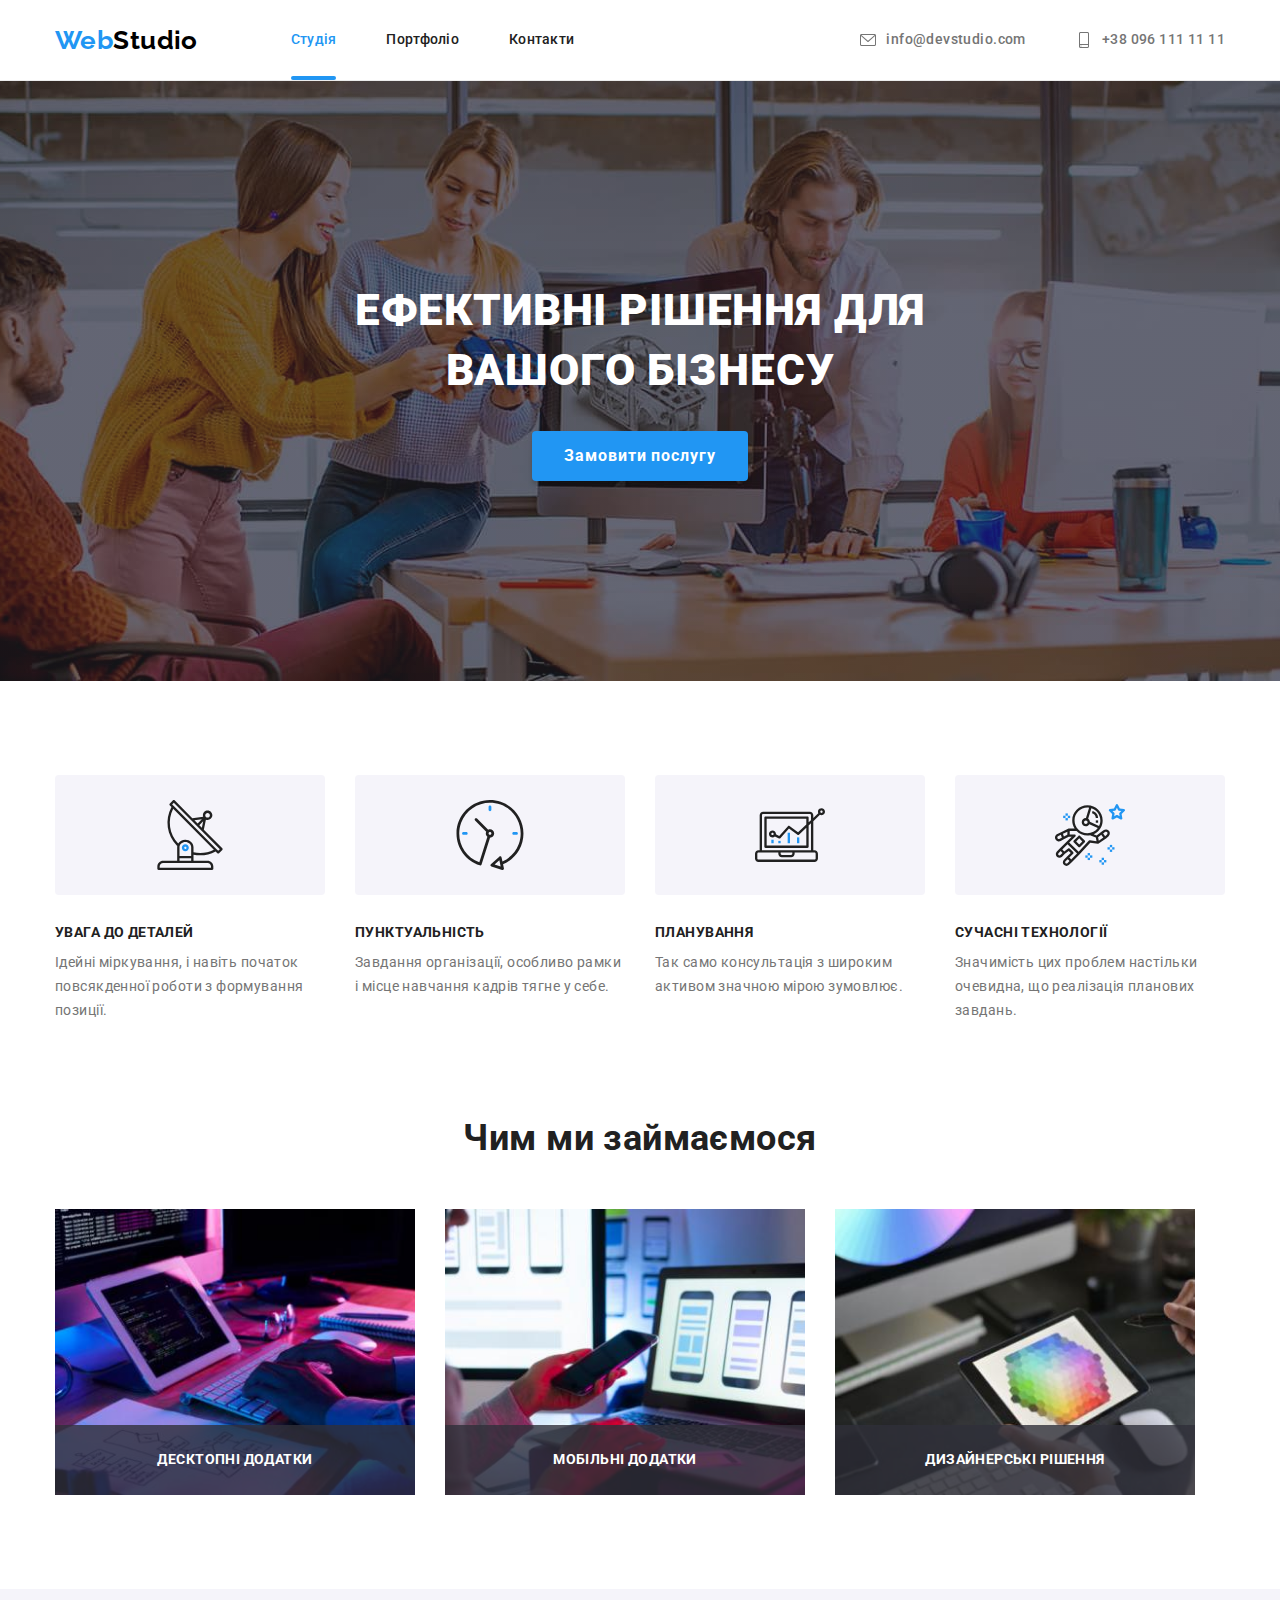
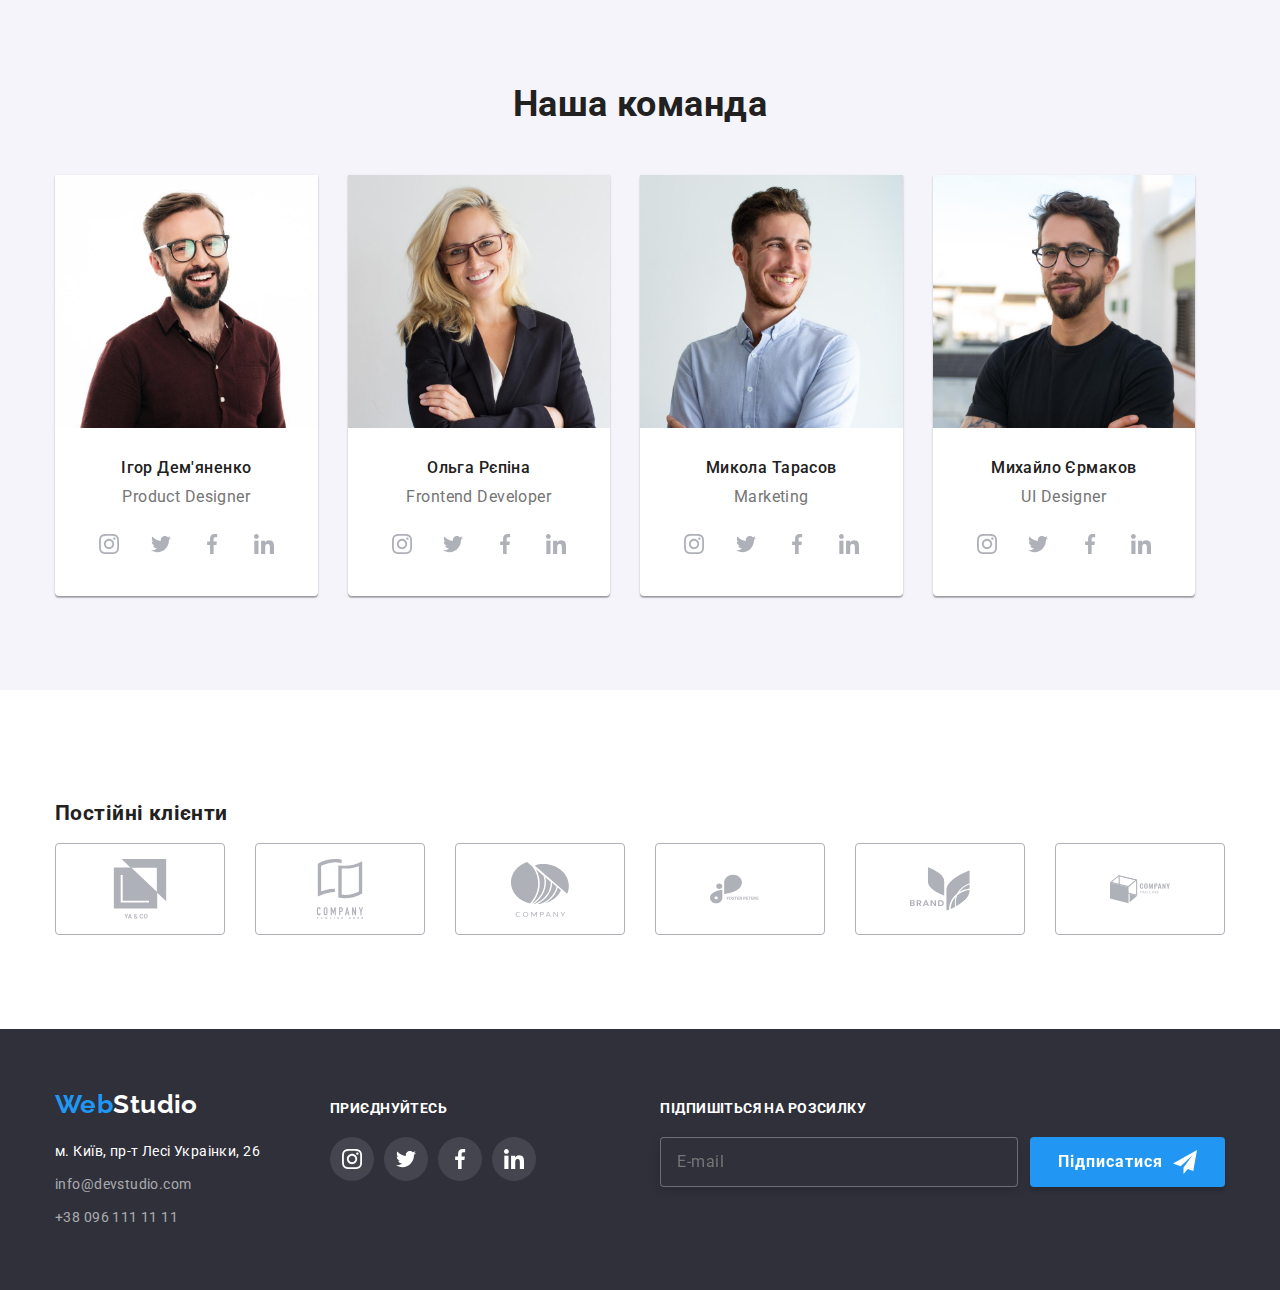
<file: index.html>
<!DOCTYPE html>
<html lang="uk">
  <head>
    <meta charset="UTF-8" />
    <meta http-equiv="X-UA-Compatible" content="IE=edge" />
    <meta name="viewport" content="width=device-width, initial-scale=1.0" />
    <link
      href="https://fonts.googleapis.com/css2?family=Raleway:wght@700&family=Roboto:wght@400;500;700;900&display=swap"
      rel="stylesheet"
    />
    <link
      rel="stylesheet"
      href="https://cdnjs.cloudflare.com/ajax/libs/modern-normalize/1.1.0/modern-normalize.min.css"
    />
    <link rel="stylesheet" href="./css/main.min.css">
    <title>Main</title>
  </head>
  <body>
    <header class="header">
      <div class="container header__box">
        <a href="./index.html" class="header__logo">
          <span style="color: #2196f3"> Web</span>Studio</a
        >
        <nav>
          <ul class="header__font">
            <li><a href="./index.html" class="link current">Студія</a></li>
            <li><a href="./portfolio.html" class="link">Портфоліо</a></li>
            <li><a href="#" class="link">Контакти</a></li>
          </ul>
        </nav>
        <ul class="header__adress">
          <li>
            <a href="info@devstudio.com" class="link header__adress--link">
              <svg class="header__adress--icon" width="16" height="16">
                <use href="./images/sprite.svg#icon-mail"></use>
              </svg>
              info@devstudio.com
            </a>
          </li>
          <li>
            <a href="tel:+380961111111" class="link header__adress--link">
              <svg class="header__adress--icon" width="16" height="16">
                <use href="./images/sprite.svg#icon-phone"></use>
              </svg>
              +38 096 111 11 11</a
            >
          </li>
        </ul>
      </div>
    </header>
    <main>
      <section class="section head">
        <div class="container">
          <h1>Ефективні рішення для вашого бізнесу</h1>
          <button type="button" class="button" data-modal-open>
            Замовити послугу
          </button>
        </div>
      </section>
      <section class="section">
        <div class="container">
          <h2 class="visually-hidden">Наші переваги</h2>
          <ul class="preference list-box list-box__col4">
            <li class="preference__icon">
              <h3>Увага до деталей</h3>
              <p class="preference__rubric">
                Ідейні міркування, і навіть початок повсякденної роботи з
                формування позиції.
              </p>
            </li>
            <li class="preference__icon">
              <h3>Пунктуальність</h3>
              <p class="preference__rubric">
                Завдання організації, особливо рамки і місце навчання кадрів
                тягне у себе.
              </p>
            </li>
            <li class="preference__icon">
              <h3>Планування</h3>
              <p class="preference__rubric">
                Так само консультація з широким активом значною мірою зумовлює.
              </p>
            </li>
            <li class="preference__icon">
              <h3>Сучасні технології</h3>
              <p class="preference__rubric">
                Значимість цих проблем настільки очевидна, що реалізація
                планових завдань.
              </p>
            </li>
          </ul>
        </div>
      </section>
      <section class="section nopadding">
        <div class="container">
          <h2 class="section__title">Чим ми займаємося</h2>
          <ul class="list-box list-box__col3">
            <li>
              <div class="wrapper">
                <img
                  src="./images/box1.jpg"
                  alt="Робота, комп'ютер"
                  width="370"
                />
                <h3>Десктопні додатки</h3>
              </div>
            </li>
            <li>
              <div class="wrapper">
                <img
                  src="./images/box2.jpg"
                  alt="Робота, телефон"
                  width="370"
                />
                <h3>Мобільні додатки</h3>
              </div>
            </li>
            <li>
              <div class="wrapper">
                <img
                  src="./images/box3.jpg"
                  alt="Робота, графічний планшет"
                  width="370"
                />
                <h3>Дизайнерські рішення</h3>
              </div>
            </li>
          </ul>
        </div>
      </section>
      <section class="section team">
        <div class="container no-margin">
          <h2 class="section__title">Наша команда</h2>
          <ul class="list-box list-box__col4">
            <li class="team__bordure">
              <img
                src="./images/photo1.jpg"
                alt="Фото Ігор Дем'яненко"
                width="270"
              />
              <div class="team__box">
                <h3>Ігор Дем'яненко</h3>
                <p class="team__rubric">Product Designer</p>
                <ul class="team__list">
                  <li>
                    <a class="link-social" href="">
                      <svg class="icon" width="20" height="20">
                        <use href="./images/sprite.svg#icon-instagram"></use>
                      </svg>
                    </a>
                  </li>
                  <li>
                    <a class="link-social" href="">
                      <svg class="icon" width="20" height="20">
                        <use href="./images/sprite.svg#icon-twitter"></use>
                      </svg>
                    </a>
                  </li>
                  <li>
                    <a class="link-social" href="">
                      <svg class="icon" width="20" height="20">
                        <use href="./images/sprite.svg#icon-facebook"></use>
                      </svg>
                    </a>
                  </li>
                  <li>
                    <a class="link-social" href="">
                      <svg class="icon" width="20" height="20">
                        <use href="./images/sprite.svg#icon-linkedin"></use>
                      </svg>
                    </a>
                  </li>
                </ul>
              </div>
            </li>
            <li class="team__bordure">
              <img
                src="./images/photo2.jpg"
                alt="Фото Ольга Рєпіна"
                width="270"
              />
              <div class="team__box">
                <h3>Ольга Рєпіна</h3>
                <p class="team__rubric">Frontend Developer</p>
                <ul class="team__list">
                  <li>
                    <a class="link-social" href="">
                      <svg class="icon" width="20" height="20">
                        <use href="./images/sprite.svg#icon-instagram"></use>
                      </svg>
                    </a>
                  </li>
                  <li>
                    <a class="link-social" href="">
                      <svg class="icon" width="20" height="20">
                        <use href="./images/sprite.svg#icon-twitter"></use>
                      </svg>
                    </a>
                  </li>
                  <li>
                    <a class="link-social" href="">
                      <svg class="icon" width="20" height="20">
                        <use href="./images/sprite.svg#icon-facebook"></use>
                      </svg>
                    </a>
                  </li>
                  <li>
                    <a class="link-social" href="">
                      <svg class="icon" width="20" height="20">
                        <use href="./images/sprite.svg#icon-linkedin"></use>
                      </svg>
                    </a>
                  </li>
                </ul>
              </div>
            </li>
            <li class="team__bordure">
              <img
                src="./images/photo3.jpg"
                alt="Фото Микола Тарасов"
                width="270"
              />
              <div class="team__box">
                <h3>Микола Тарасов</h3>
                <p class="team__rubric">Marketing</p>
                <ul class="team__list">
                  <li>
                    <a class="link-social" href="">
                      <svg class="icon" width="20" height="20">
                        <use href="./images/sprite.svg#icon-instagram"></use>
                      </svg>
                    </a>
                  </li>
                  <li>
                    <a class="link-social" href="">
                      <svg class="icon" width="20" height="20">
                        <use href="./images/sprite.svg#icon-twitter"></use>
                      </svg>
                    </a>
                  </li>
                  <li>
                    <a class="link-social" href="">
                      <svg class="icon" width="20" height="20">
                        <use href="./images/sprite.svg#icon-facebook"></use>
                      </svg>
                    </a>
                  </li>
                  <li>
                    <a class="link-social" href="">
                      <svg class="icon" width="20" height="20">
                        <use href="./images/sprite.svg#icon-linkedin"></use>
                      </svg>
                    </a>
                  </li>
                </ul>
              </div>
            </li>
            <li class="team__bordure">
              <img
                src="./images/photo4.jpg"
                alt="Фото Михайло Єрмаков"
                width="270"
              />
              <div class="team__box">
                <h3>Михайло Єрмаков</h3>
                <p class="team__rubric">UI Designer</p>
                <ul class="team__list">
                  <li>
                    <a class="link-social" href="">
                      <svg class="icon" width="20" height="20">
                        <use href="./images/sprite.svg#icon-instagram"></use>
                      </svg>
                    </a>
                  </li>
                  <li>
                    <a class="link-social" href="">
                      <svg class="icon" width="20" height="20">
                        <use href="./images/sprite.svg#icon-twitter"></use>
                      </svg>
                    </a>
                  </li>
                  <li>
                    <a class="link-social" href="">
                      <svg class="icon" width="20" height="20">
                        <use href="./images/sprite.svg#icon-facebook"></use>
                      </svg>
                    </a>
                  </li>
                  <li>
                    <a class="link-social" href="">
                      <svg class="icon" width="20" height="20">
                        <use href="./images/sprite.svg#icon-linkedin"></use>
                      </svg>
                    </a>
                  </li>
                </ul>
              </div>
            </li>
          </ul>
        </div>
      </section>
      <section class="section">
        <div class="container">
          <h2 class="title">Постійні клієнти</h2>
          <ul class="list-box list-box__col6">
            <li>
              <a class="link-client" href="">
                <svg class="icon" width="106" height="60">
                  <use href="./images/sprite.svg#icon-client1"></use>
                </svg>
              </a>
            </li>
            <li>
              <a class="link-client" href="">
                <svg class="icon" width="106" height="60">
                  <use href="./images/sprite.svg#icon-client2"></use>
                </svg>
              </a>
            </li>
            <li>
              <a class="link-client" href="">
                <svg class="icon" width="106" height="60">
                  <use href="./images/sprite.svg#icon-client3"></use>
                </svg>
              </a>
            </li>
            <li>
              <a class="link-client" href="">
                <svg class="icon" width="106" height="60">
                  <use href="./images/sprite.svg#icon-client4"></use>
                </svg>
              </a>
            </li>
            <li>
              <a class="link-client" href="">
                <svg class="icon" width="106" height="60">
                  <use href="./images/sprite.svg#icon-client5"></use>
                </svg>
              </a>
            </li>
            <li>
              <a class="link-client" href="">
                <svg class="icon" width="106" height="60">
                  <use href="./images/sprite.svg#icon-client6"></use>
                </svg>
              </a>
            </li>
          </ul>
        </div>
      </section>
      <div class="backdrop is-hidden" data-modal>
        <div class="modal">
          <svg class="close" width="30" height="30" data-modal-close>
            <use href="./images/sprite.svg#icon-close"></use>
          </svg>
          <form>
            <h3 class="modal__title">Залиште свої дані, ми вам передзвонимо</h3>
            <div>
              <label class="form">
                <span class="form__label">Ім'я</span>
                <input class="modal__input" type="text" name="name" />
                <svg class="form__icon" width="18" height="18">
                  <use href="./images/sprite.svg#icon-modal-name"></use>
                </svg>
              </label>

              <label class="form">
                <span class="form__label">Телефон</span>
                <input class="modal__input" type="text" name="tel" />
                <svg class="form__icon" width="18" height="18">
                  <use href="./images/sprite.svg#icon-modal-phone"></use>
                </svg>
              </label>

              <label class="form">
                <span class="form__label">Пошта</span>
                <input class="modal__input" type="text" name="email" />
                <svg class="form__icon" width="18" height="18">
                  <use href="./images/sprite.svg#icon-modal-email"></use>
                </svg>
              </label>

              <label class="form">
                <span class="form__label">Коментар</span>
                <textarea
                  class="modal__input form__textarea"
                  name="comment"
                ></textarea>
              </label>
            </div>

            <label class="contract">
              <input type="checkbox" name="condition" class="visually-hidden" />
              <span class="contract__icon"></span>
              <span class="contract__label">
                Погоджуюсь з розсилкою та приймаю
                <a href="" class="link-contract">Умови договору</a>
              </span>
            </label>

            <button type="submit" class="button modal__button">
              Відправити
            </button>
          </form>
        </div>
      </div>
    </main>
    <footer class="footer__font">
      <div class="container footer">
        <div>
          <a href="/index.html" class="footer__logo">
            <span style="color: #2196f3"> Web</span>Studio</a
          >
          <address>
            <ul class="footer__list">
              <li>
                <a
                  href="https://goo.gl/maps/CPtrU1FHBa2aNyZL9"
                  target="_blank"
                  rel="noopener noreferrer nofollow"
                  class="footer__link--adress"
                  >м. Київ, пр-т Лесі Украінки, 26</a
                >
              </li>
              <li>
                <a
                  href="mailto:info@devstudio.com"
                  lang="en"
                  class="footer__link"
                  >info@devstudio.com</a
                >
              </li>
              <li>
                <a href="tel:+380961111111" class="footer__link"
                  >+38 096 111 11 11</a
                >
              </li>
            </ul>
          </address>
        </div>
        <div class="footer-social">
          <h2 class="footer-social__h2">Приєднуйтесь</h2>
          <ul class="footer-social__box">
            <li>
              <a class="footer-social__link" href="">
                <svg class="icon" width="20" height="20">
                  <use href="./images/sprite.svg#icon-instagram"></use>
                </svg>
              </a>
            </li>
            <li>
              <a class="footer-social__link" href="">
                <svg class="icon" width="20" height="20">
                  <use href="./images/sprite.svg#icon-twitter"></use>
                </svg>
              </a>
            </li>
            <li>
              <a class="footer-social__link" href="">
                <svg class="icon" width="20" height="20">
                  <use href="./images/sprite.svg#icon-facebook"></use>
                </svg>
              </a>
            </li>
            <li>
              <a class="footer-social__link" href="">
                <svg class="icon" width="20" height="20">
                  <use href="./images/sprite.svg#icon-linkedin"></use>
                </svg>
              </a>
            </li>
          </ul>
        </div>
        <div class="footer__modal">
          <form>
            <h2 class="footer-social__h2">Підпишіться на розсилку</h2>
            <div class="footer__email-input">
              <input type="email" class="footer__email" placeholder="E-mail" />
              <button class="button footer__button">
                Підписатися
                <svg class="send" width="24" height="24">
                  <use href="./images/sprite.svg#icon-send"></use>
                </svg>
              </button>
            </div>
          </form>
        </div>
      </div>
    </footer>
    <script src="./modal.js"></script>
  </body>
</html>
</file>
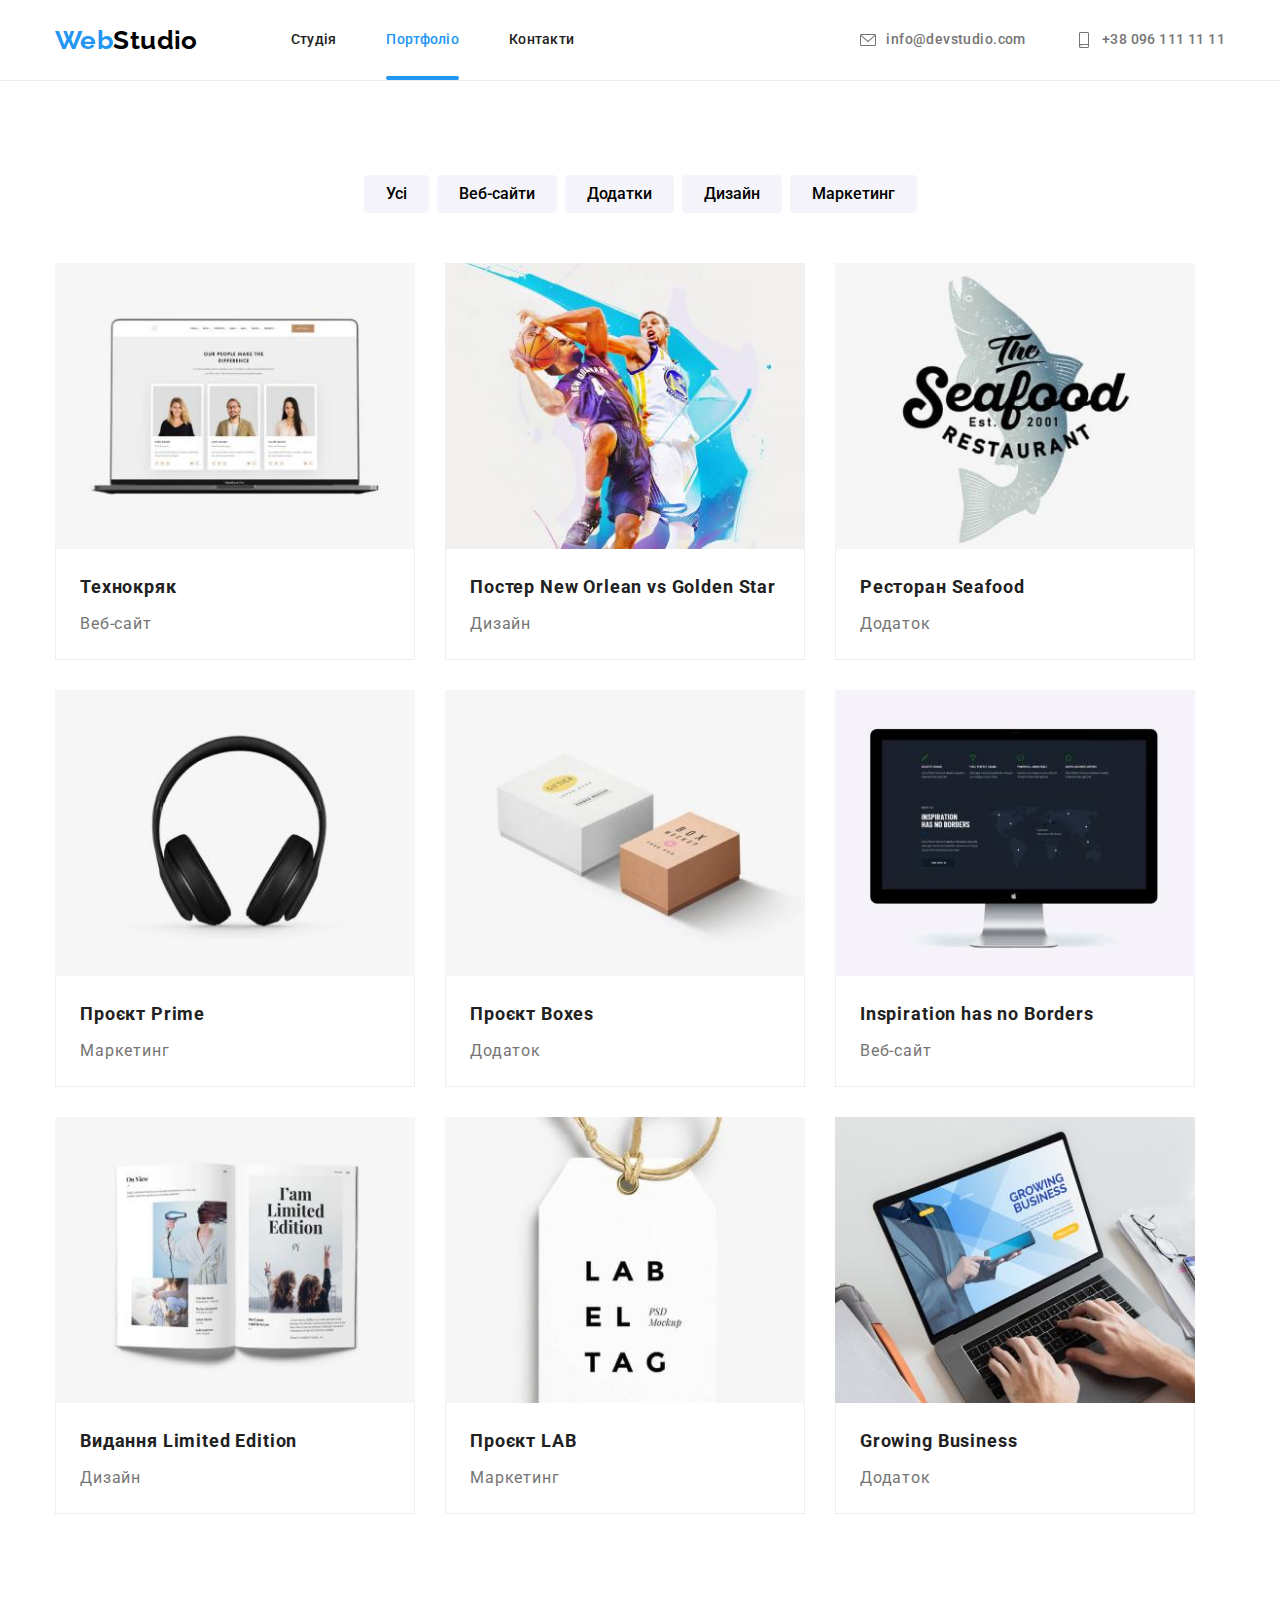
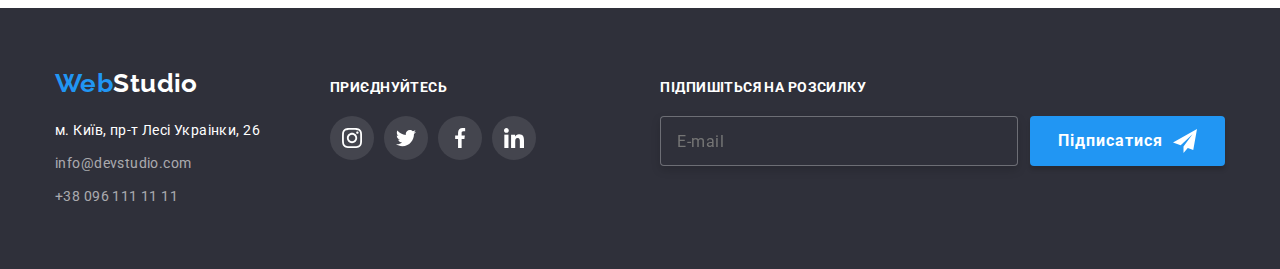
<file: portfolio.html>
<!DOCTYPE html>
<html lang="uk">
  <head>
    <meta charset="UTF-8" />
    <meta http-equiv="X-UA-Compatible" content="IE=edge" />
    <meta name="viewport" content="width=device-width, initial-scale=1.0" />
    <link
      href="https://fonts.googleapis.com/css2?family=Raleway:wght@700&family=Roboto:wght@400;500;700;900&display=swap"
      rel="stylesheet"
    />
    <link
      rel="stylesheet"
      href="https://cdnjs.cloudflare.com/ajax/libs/modern-normalize/1.1.0/modern-normalize.min.css"
    />
    <link rel="stylesheet" href="./css/main.min.css">
    <title>Portfolio</title>
  </head>
  <body>
    <header class="header">
      <div class="container header__box">
        <a href="./index.html" class="header__logo">
          <span style="color: #2196f3"> Web</span>Studio</a
        >
        <nav>
          <ul class="header__font">
            <li><a href="./index.html" class="link">Студія</a></li>
            <li>
              <a href="./portfolio.html" class="link current">Портфоліо</a>
            </li>
            <li><a href="#" class="link">Контакти</a></li>
          </ul>
        </nav>
        <ul class="header__adress">
          <li>
            <a href="info@devstudio.com" class="link header__adress--link">
              <svg class="header__adress--icon" width="16" height="16">
                <use href="./images/sprite.svg#icon-mail"></use>
              </svg>
              info@devstudio.com
            </a>
          </li>
          <li>
            <a href="tel:+380961111111" class="link header__adress--link">
              <svg class="header__adress--icon" width="16" height="16">
                <use href="./images/sprite.svg#icon-phone"></use>
              </svg>
              +38 096 111 11 11</a
            >
          </li>
        </ul>
      </div>
    </header>
    <main>
      <section class="section">
        <div class="container">
          <h1 class="visually-hidden">Проекти</h1>
          <ul class="navigation__list">
            <li>
              <button class="button-animation navigation" type="button">Усі</button>
            </li>
            <li>
              <button class="button-animation navigation" type="button">Веб-сайти</button>
            </li>
            <li>
              <button class="button-animation navigation" type="button">Додатки</button>
            </li>
            <li>
              <button class="button-animation navigation" type="button">Дизайн</button>
            </li>
            <li>
              <button class="button-animation navigation" type="button">Маркетинг</button>
            </li>
          </ul>

          <ul class="project list-box list-box__col3">
            <li>
              <a class="project__link" href="">
                <div class="project__overlay">
                  <img
                    src="./images/project1.jpg"
                    alt="Команда розробників сайту"
                    width="370"
                  />
                  <div class="description">
                    <p class="description__text">
                      Ресурс пропонує комплексні пропозиції з різним рівнем
                      функціоналу та сервісів. Все це дозволить відвідувачу
                      отримати вичерпні відомості про компанію чи приватну
                      особу.
                    </p>
                  </div>
                </div>
                <div class="project__box">
                  <h2>Технокряк</h2>
                  <p class="project__rubric">Веб-сайт</p>
                </div>
              </a>
            </li>
            <li>
              <a class="project__link" href="">
                <div class="project__overlay">
                  <img
                    src="./images/project2.jpg"
                    alt="Постер з гравцями"
                    width="370"
                  />
                  <div class="description">
                    <p class="description__text">
                      Ресурс пропонує комплексні пропозиції з різним рівнем
                      функціоналу та сервісів. Все це дозволить відвідувачу
                      отримати вичерпні відомості про компанію чи приватну
                      особу.
                    </p>
                  </div>
                </div>
                <div class="project__box">
                  <h2>Постер New Orlean vs Golden Star</h2>
                  <p class="project__rubric">Дизайн</p>
                </div>
              </a>
            </li>
            <li>
              <a class="project__link" href="">
                <div class="project__overlay">
                  <img
                    src="./images/project3.jpg"
                    alt="Логотип ресторану"
                    width="370"
                  />
                  <div class="description">
                    <p class="description__text">
                      Ресурс пропонує комплексні пропозиції з різним рівнем
                      функціоналу та сервісів. Все це дозволить відвідувачу
                      отримати вичерпні відомості про компанію чи приватну
                      особу.
                    </p>
                  </div>
                </div>
                <div class="project__box">
                  <h2>Ресторан Seafood</h2>
                  <p class="project__rubric">Додаток</p>
                </div>
              </a>
            </li>
            <li>
              <a class="project__link" href="">
                <div class="project__overlay">
                  <img
                    src="./images/project4.jpg"
                    alt="Навушники"
                    width="370"
                  />
                  <div class="description">
                    <p class="description__text">
                      Ресурс пропонує комплексні пропозиції з різним рівнем
                      функціоналу та сервісів. Все це дозволить відвідувачу
                      отримати вичерпні відомості про компанію чи приватну
                      особу.
                    </p>
                  </div>
                </div>
                <div class="project__box">
                  <h2>Проєкт Prime</h2>
                  <p class="project__rubric">Маркетинг</p>
                </div>
              </a>
            </li>
            <li>
              <a class="project__link" href="">
                <div class="project__overlay">
                  <img
                    src="./images/project5.jpg"
                    alt="Дві коробки"
                    width="370"
                  />
                  <div class="description">
                    <p class="description__text">
                      Ресурс пропонує комплексні пропозиції з різним рівнем
                      функціоналу та сервісів. Все це дозволить відвідувачу
                      отримати вичерпні відомості про компанію чи приватну
                      особу.
                    </p>
                  </div>
                </div>
                <div class="project__box">
                  <h2>Проєкт Boxes</h2>
                  <p class="project__rubric">Додаток</p>
                </div>
              </a>
            </li>
            <li>
              <a class="project__link" href="">
                <div class="project__overlay">
                  <img src="./images/project6.jpg" alt="Монітор" width="370" />
                  <div class="description">
                    <p class="description__text">
                      Ресурс пропонує комплексні пропозиції з різним рівнем
                      функціоналу та сервісів. Все це дозволить відвідувачу
                      отримати вичерпні відомості про компанію чи приватну
                      особу.
                    </p>
                  </div>
                </div>
                <div class="project__box">
                  <h2>Inspiration has no Borders</h2>
                  <p class="project__rubric">Веб-сайт</p>
                </div>
              </a>
            </li>
            <li>
              <a class="project__link" href="">
                <div class="project__overlay">
                  <img
                    src="./images/project7.jpg"
                    alt="Розкрита книжка"
                    width="370"
                    class="img-block"
                  />
                  <div class="description">
                    <p class="description__text">
                      Ресурс пропонує комплексні пропозиції з різним рівнем
                      функціоналу та сервісів. Все це дозволить відвідувачу
                      отримати вичерпні відомості про компанію чи приватну
                      особу.
                    </p>
                  </div>
                </div>
                <div class="project__box">
                  <h2>Видання Limited Edition</h2>
                  <p class="project__rubric">Дизайн</p>
                </div>
              </a>
            </li>
            <li>
              <a class="project__link" href="">
                <div class="project__overlay">
                  <img
                    src="./images/project8.jpg"
                    alt="Бірка з логотипом"
                    width="370"
                  />
                  <div class="description">
                    <p class="description__text">
                      Ресурс пропонує комплексні пропозиції з різним рівнем
                      функціоналу та сервісів. Все це дозволить відвідувачу
                      отримати вичерпні відомості про компанію чи приватну
                      особу.
                    </p>
                  </div>
                </div>
                <div class="project__box">
                  <h2>Проєкт LAB</h2>
                  <p class="project__rubric">Маркетинг</p>
                </div>
              </a>
            </li>
            <li>
              <a class="project__link" href="">
                <div class="project__overlay">
                  <img
                    src="./images/project9.jpg"
                    alt="Ноутбук На екрані ноутбука назва додатку"
                    width="370"
                  />
                  <div class="description">
                    <p class="description__text">
                      Ресурс пропонує комплексні пропозиції з різним рівнем
                      функціоналу та сервісів. Все це дозволить відвідувачу
                      отримати вичерпні відомості про компанію чи приватну
                      особу.
                    </p>
                  </div>
                </div>
                <div class="project__box">
                  <h2>Growing Business</h2>
                  <p class="project__rubric">Додаток</p>
                </div>
              </a>
            </li>
          </ul>
        </div>
      </section>
    </main>
    <footer class="footer__font">
      <div class="container footer">
        <div>
          <a href="/index.html" class="footer__logo">
            <span style="color: #2196f3"> Web</span>Studio</a>
          <address>
            <ul class="footer__list">
              <li>
                <a href="https://goo.gl/maps/CPtrU1FHBa2aNyZL9" target="_blank" rel="noopener noreferrer nofollow"
                  class="footer__link--adress">м. Київ, пр-т Лесі Украінки, 26</a>
              </li>
              <li>
                <a href="mailto:info@devstudio.com" lang="en" class="footer__link">info@devstudio.com</a>
              </li>
              <li>
                <a href="tel:+380961111111" class="footer__link">+38 096 111 11 11</a>
              </li>
            </ul>
          </address>
        </div>
        <div class="footer-social">
          <h2 class="footer-social__h2">Приєднуйтесь</h2>
          <ul class="footer-social__box">
            <li>
              <a class="footer-social__link" href="">
                <svg class="icon" width="20" height="20">
                  <use href="./images/sprite.svg#icon-instagram"></use>
                </svg>
              </a>
            </li>
            <li>
              <a class="footer-social__link" href="">
                <svg class="icon" width="20" height="20">
                  <use href="./images/sprite.svg#icon-twitter"></use>
                </svg>
              </a>
            </li>
            <li>
              <a class="footer-social__link" href="">
                <svg class="icon" width="20" height="20">
                  <use href="./images/sprite.svg#icon-facebook"></use>
                </svg>
              </a>
            </li>
            <li>
              <a class="footer-social__link" href="">
                <svg class="icon" width="20" height="20">
                  <use href="./images/sprite.svg#icon-linkedin"></use>
                </svg>
              </a>
            </li>
          </ul>
        </div>
        <div class="footer__modal">
          <form>
            <h2 class="footer-social__h2">Підпишіться на розсилку</h2>
            <div class="footer__email-input">
              <input type="email" class="footer__email" placeholder="E-mail" />
              <button class="button footer__button">
                Підписатися
                <svg class="send" width="24" height="24">
                  <use href="./images/sprite.svg#icon-send"></use>
                </svg>
              </button>
            </div>
          </form>
        </div>
      </div>
    </footer>
  </body>
</html>
</file>
<file: css/main.min.css>
.visually-hidden{position:absolute;width:1px;height:1px;margin:-1px;border:0;padding:0;white-space:nowrap;-webkit-clip-path:inset(100%);clip-path:inset(100%);clip:rect(0 0 0 0);overflow:hidden}.visually-hidden:checked+.contract__icon{background-color:#2196f3;background-image:url(../images/icons/icon-check.svg);background-size:contain;background-origin:border-box;border-color:#2196f3}.visually-hidden:focus+.contract__icon,.visually-hidden:hover+.contract__icon{border:2px solid #2196f3}.preference__icon:nth-child(1):before{content:"";background-image:url("../images/antenna.svg")}.preference__icon:nth-child(2):before{content:"";background-image:url("../images/clock.svg")}.preference__icon:nth-child(3):before{content:"";background-image:url("../images/diagram.svg")}.preference__icon:nth-child(4):before{content:"";background-image:url("../images/astronaut.svg")}body{font-size:14px;font-family:"Roboto",sans-serif;background-color:#fff;color:#212121;letter-spacing:.03em}ul{list-style:none;padding:0;margin:0}a{text-decoration:none}img{display:block;max-width:100%}textarea{resize:none}.section{padding:94px 0}.nopadding{padding-top:0}.container{width:1200px;padding:0 15px;margin:0 auto}.container.no-margin{padding-bottom:0}:focus{outline:none}.list-box{display:-webkit-box;display:-ms-flexbox;display:flex;-ms-flex-wrap:wrap;flex-wrap:wrap;gap:30px}.list-box__col3>li{-ms-flex-preferred-size:calc(33.3333333333% - 30px);flex-basis:calc(33.3333333333% - 30px)}.list-box__col4>li{-ms-flex-preferred-size:calc(25% - 30px);flex-basis:calc(25% - 30px)}.list-box__col6>li{-ms-flex-preferred-size:calc(16.6666666667% - 30px);flex-basis:calc(16.6666666667% - 30px)}.button{padding:10px 32px;font-weight:700;font-size:16px;line-height:1.88;letter-spacing:.06em;background-color:#2196f3;-webkit-box-shadow:0px 4px 4px rgba(0,0,0,.15);box-shadow:0px 4px 4px rgba(0,0,0,.15);border-radius:4px;color:#fff;border:none;cursor:pointer;-webkit-transition-property:background-color,color,-webkit-box-shadow;transition-property:background-color,color,-webkit-box-shadow;transition-property:background-color,color,box-shadow;transition-property:background-color,color,box-shadow,-webkit-box-shadow;-webkit-transition-duration:250ms;transition-duration:250ms;-webkit-transition-timing-function:cubic-bezier(0.4, 0, 0.2, 1);transition-timing-function:cubic-bezier(0.4, 0, 0.2, 1)}.button-animation{-webkit-transition-property:background-color,color,-webkit-box-shadow;transition-property:background-color,color,-webkit-box-shadow;transition-property:background-color,color,box-shadow;transition-property:background-color,color,box-shadow,-webkit-box-shadow;-webkit-transition-duration:250ms;transition-duration:250ms;-webkit-transition-timing-function:cubic-bezier(0.4, 0, 0.2, 1);transition-timing-function:cubic-bezier(0.4, 0, 0.2, 1)}.button:hover,.button:focus{background-color:#188ce8}.button-animation:hover,.button-animation:focus{background-color:#2196f3;color:#fff;-webkit-box-shadow:0px 3px 1px rgba(0,0,0,.1),0px 1px 2px rgba(0,0,0,.08),0px 2px 2px rgba(0,0,0,.12);box-shadow:0px 3px 1px rgba(0,0,0,.1),0px 1px 2px rgba(0,0,0,.08),0px 2px 2px rgba(0,0,0,.12)}.link{position:relative;display:block;padding:32px 0;text-decoration:none;line-height:1.14;color:#212121;-webkit-transition-property:color;transition-property:color;-webkit-transition-duration:250ms;transition-duration:250ms;-webkit-transition-timing-function:cubic-bezier(0.4, 0, 0.2, 1);transition-timing-function:cubic-bezier(0.4, 0, 0.2, 1)}.link:hover,.link:focus{color:#2196f3}.link-social{display:-webkit-box;display:-ms-flexbox;display:flex;width:44px;height:44px;border-radius:50%;-webkit-box-align:center;-ms-flex-align:center;align-items:center;-webkit-box-pack:center;-ms-flex-pack:center;justify-content:center;color:#afb1b8;-webkit-transition-property:background-color,color;transition-property:background-color,color;-webkit-transition-duration:250ms;transition-duration:250ms;-webkit-transition-timing-function:cubic-bezier(0.4, 0, 0.2, 1);transition-timing-function:cubic-bezier(0.4, 0, 0.2, 1)}.link-social:hover,.link-social:focus{background-color:#2196f3;color:#fff}.link-client{display:-webkit-box;display:-ms-flexbox;display:flex;width:170px;height:92px;border:1px solid #afb1b8;border-radius:4px;-webkit-box-align:center;-ms-flex-align:center;align-items:center;-webkit-box-pack:center;-ms-flex-pack:center;justify-content:center;color:#afb1b8;-webkit-transition-property:color,border;transition-property:color,border;-webkit-transition-duration:250ms;transition-duration:250ms;-webkit-transition-timing-function:cubic-bezier(0.4, 0, 0.2, 1);transition-timing-function:cubic-bezier(0.4, 0, 0.2, 1)}.link-client:hover,.link-client:focus{color:#2196f3;border:1px solid #2196f3}.link-contract{text-decoration:underline;color:#2196f3}.link.current{color:#2196f3}.current::after{content:"";position:absolute;width:100%;height:4px;left:0;bottom:0;background-color:#2196f3;border-radius:2px}.icon{fill:currentColor}.close{position:absolute;top:8px;right:8px;padding:6px;background-color:#fff;border:1px solid rgba(0,0,0,.1);border-radius:50%;cursor:pointer;-webkit-transition:fill 250ms cubic-bezier(0.4, 0, 0.2, 1);transition:fill 250ms cubic-bezier(0.4, 0, 0.2, 1)}.close:hover{fill:#2196f3}.send{position:absolute;top:50%;right:28px;-webkit-transform:translateY(-50%);transform:translateY(-50%);fill:#fff}.header{border-bottom:1px solid #ececec}.header__box{display:-webkit-box;display:-ms-flexbox;display:flex;-webkit-box-align:center;-ms-flex-align:center;align-items:center}.header__logo{margin-right:93px;font-family:"Raleway";font-weight:700;font-size:26px;line-height:1.19;color:#000;text-decoration:none}.header__font{display:-webkit-box;display:-ms-flexbox;display:flex;font-weight:500;font-size:14px;line-height:1.14;letter-spacing:.02em}.header__font>li:not(:last-child){margin-right:50px}.header__adress{display:-webkit-box;display:-ms-flexbox;display:flex;margin-left:auto}.header__adress>li:not(:last-child){margin-right:50px}.header__adress--link{color:#757575;text-decoration:none;line-height:1.14;font-weight:500;display:-webkit-box;display:-ms-flexbox;display:flex;-webkit-box-align:center;-ms-flex-align:center;align-items:center}.header__adress--icon{margin-right:10px;fill:currentColor}.footer{display:-webkit-box;display:-ms-flexbox;display:flex;-webkit-box-align:baseline;-ms-flex-align:baseline;align-items:baseline}.footer__font{padding:60px 0;background-color:#2f303a;font-size:14px;line-height:1.71}.footer__list>li:not(:last-child){margin-bottom:9px}.footer__link{color:rgba(255,255,255,.6);text-decoration:none;line-height:1.71;font-style:normal}.footer__link--adress{color:#fff;text-decoration:none;line-height:1.71;font-style:normal}.footer__logo{display:block;margin-bottom:20px;font-family:"Raleway";font-weight:700;font-size:26px;line-height:1.19;color:#fff;text-decoration:none}.footer__modal{margin-left:auto}.footer__email-input{display:-webkit-box;display:-ms-flexbox;display:flex}.footer__email{width:358px;height:50px;margin-right:12px;padding-left:16px;border:1px solid rgba(255,255,255,.3);-webkit-filter:drop-shadow(0px 4px 4px rgba(0, 0, 0, 0.15));filter:drop-shadow(0px 4px 4px rgba(0, 0, 0, 0.15));border-radius:4px;background-color:#2f303a;font-size:16px;line-height:1.25;letter-spacing:.03em;color:rgba(255,255,255,.6)}.footer__button{padding:10px 62px 10px 28px;display:-webkit-box;display:-ms-flexbox;display:flex;position:relative;-webkit-box-pack:center;-ms-flex-pack:center;justify-content:center}.footer-social{margin-left:70px}.footer-social__h2{margin:0 0 20px 0;font-size:14px;line-height:1.14;text-transform:uppercase;color:#fff}.footer-social__box{display:-webkit-box;display:-ms-flexbox;display:flex}.footer-social__box>li{margin-right:10px}.footer-social__link{display:-webkit-box;display:-ms-flexbox;display:flex;width:44px;height:44px;border-radius:50%;-webkit-box-align:center;-ms-flex-align:center;align-items:center;-webkit-box-pack:center;-ms-flex-pack:center;justify-content:center;color:#fff;background-color:rgba(255,255,255,.1);-webkit-transition-property:background-color,color;transition-property:background-color,color;-webkit-transition-duration:250ms;transition-duration:250ms;-webkit-transition-timing-function:cubic-bezier(0.4, 0, 0.2, 1);transition-timing-function:cubic-bezier(0.4, 0, 0.2, 1)}.footer-social__link:hover,.footer-social__link:focus{background-color:#2196f3;color:#fff}.head{padding:200px 0;max-width:1600px;min-height:600px;margin-right:auto;margin-left:auto;background-position:center;background-size:cover;background-image:-webkit-gradient(linear, left top, right top, from(rgba(47, 48, 58, 0.4)), to(rgba(47, 48, 58, 0.4))),url(../images/bg-img.jpg);background-image:linear-gradient(to right, rgba(47, 48, 58, 0.4), rgba(47, 48, 58, 0.4)),url(../images/bg-img.jpg);background-color:#c4c4c4;line-height:1.36;text-align:center;letter-spacing:.06em;text-transform:uppercase;color:#fff}.head h1{max-width:690px;margin:0 auto 30px auto;font-weight:900;font-size:44px}.section__title{margin-top:0;margin-bottom:50px;font-weight:700;font-size:36px;line-height:1.17;text-align:center}.preference{-ms-flex-wrap:nowrap;flex-wrap:nowrap;font-size:14px;line-height:1.14;text-transform:uppercase}.preference>li{width:270px}.preference h3{margin-top:30px;margin-bottom:10px;font-weight:700;font-size:14px}.preference__icon::before{content:"";display:block;height:120px;background-size:70px;background-repeat:no-repeat;background-position:center;border-radius:4px;background-color:#f5f4fa}.preference__rubric{width:270px;margin:0;font-weight:400;line-height:1.71;color:#757575;text-transform:none}.wrapper{position:relative}.wrapper::before{content:"";position:absolute;width:100%;height:70px;bottom:0;background-color:#2f303a;opacity:.8}.wrapper h3{position:absolute;width:100%;height:70px;bottom:0;margin:0;display:-webkit-box;display:-ms-flexbox;display:flex;-webkit-box-align:center;-ms-flex-align:center;align-items:center;-webkit-box-pack:center;-ms-flex-pack:center;justify-content:center;font-size:14px;line-height:1.14;text-transform:uppercase;color:#fff}.team{padding-bottom:94px;padding-top:94px;background-color:#f5f4fa;font-size:16px;line-height:1.19;text-align:center}.team h3{margin:0 0 10px;font-weight:500;font-size:16px}.team__rubric{margin:0 0 16px;font-weight:400;color:#757575}.team__bordure{width:270px;background:#fff;-webkit-box-shadow:0px 1px 3px rgba(0,0,0,.12),0px 1px 1px rgba(0,0,0,.14),0px 2px 1px rgba(0,0,0,.2);box-shadow:0px 1px 3px rgba(0,0,0,.12),0px 1px 1px rgba(0,0,0,.14),0px 2px 1px rgba(0,0,0,.2);border-radius:0px 0px 4px 4px}.team__box{padding:30px 32px}.team__list{display:-webkit-box;display:-ms-flexbox;display:flex;-webkit-box-pack:justify;-ms-flex-pack:justify;justify-content:space-between}.navigation{padding:6px 22px;background:#f5f4fa;border-radius:4px;font-weight:500;font-size:16px;line-height:1.63;text-align:center;font-family:inherit;border:none;cursor:pointer}.navigation__list{display:-webkit-box;display:-ms-flexbox;display:flex;-webkit-box-pack:center;-ms-flex-pack:center;justify-content:center;margin-bottom:50px}.navigation__list>li:not(:last-child){margin-right:8px}.project{line-height:2;letter-spacing:.06em}.project h2{margin:0 0 4px;font-weight:700;font-size:18px;color:#212121}.project__rubric{margin:0;font-weight:400;font-size:16px;line-height:1.88;color:#757575}.project__link{-webkit-transition:-webkit-box-shadow 250ms cubic-bezier(0.4, 0, 0.2, 1);transition:-webkit-box-shadow 250ms cubic-bezier(0.4, 0, 0.2, 1);transition:box-shadow 250ms cubic-bezier(0.4, 0, 0.2, 1);transition:box-shadow 250ms cubic-bezier(0.4, 0, 0.2, 1), -webkit-box-shadow 250ms cubic-bezier(0.4, 0, 0.2, 1)}.project__link:hover,.project__link:focus{display:block;-webkit-box-shadow:0px 1px 1px rgba(0,0,0,.12),0px 4px 4px rgba(0,0,0,.06),1px 4px 6px rgba(0,0,0,.16);box-shadow:0px 1px 1px rgba(0,0,0,.12),0px 4px 4px rgba(0,0,0,.06),1px 4px 6px rgba(0,0,0,.16)}.project__link:hover .description,.project__link:focus .description{-webkit-transform:translateY(0);transform:translateY(0)}.project__box{background:#fff;border:1px solid #eee;border-top:none;padding:20px 24px}.project__overlay{position:relative;overflow:hidden}.description{position:absolute;width:100%;height:100%;top:0;left:0;-webkit-transform:translateY(calc(100% + 1px));transform:translateY(calc(100% + 1px));-webkit-transition:-webkit-transform 250ms cubic-bezier(0.4, 0, 0.2, 1);transition:-webkit-transform 250ms cubic-bezier(0.4, 0, 0.2, 1);transition:transform 250ms cubic-bezier(0.4, 0, 0.2, 1);transition:transform 250ms cubic-bezier(0.4, 0, 0.2, 1), -webkit-transform 250ms cubic-bezier(0.4, 0, 0.2, 1);padding:63px 24px;background-color:#2196f3;opacity:.9}.description__text{margin:0;font-size:18px;line-height:1.56;letter-spacing:.03em;color:#fff}.backdrop{position:fixed;top:0;left:0;width:100%;height:100%;background-color:rgba(0,0,0,.2);opacity:1;-webkit-transition:opacity 250ms cubic-bezier(0.4, 0, 0.2, 1);transition:opacity 250ms cubic-bezier(0.4, 0, 0.2, 1)}.backdrop.is-hidden{opacity:0;pointer-events:none}.backdrop.is-hidden .modal{-webkit-transform:translate(-50%, -50%) scale(0.7);transform:translate(-50%, -50%) scale(0.7)}.modal{position:absolute;top:50%;left:50%;min-width:528px;min-height:581px;-webkit-transform:translate(-50%, -50%) scale(1);transform:translate(-50%, -50%) scale(1);padding:40px;background-color:#fff;-webkit-box-shadow:0px 1px 3px rgba(0,0,0,.12),0px 1px 1px rgba(0,0,0,.14),0px 2px 1px rgba(0,0,0,.2);box-shadow:0px 1px 3px rgba(0,0,0,.12),0px 1px 1px rgba(0,0,0,.14),0px 2px 1px rgba(0,0,0,.2);border-radius:4px;-webkit-transition:scale 250ms cubic-bezier(0.4, 0, 0.2, 1);transition:scale 250ms cubic-bezier(0.4, 0, 0.2, 1)}.modal__title{margin:0 auto 2px auto;font-size:20px;line-height:1.15;text-align:center;letter-spacing:.03em;color:#212121}.modal__input{width:100%;height:40px;padding-left:42px;border:1px solid rgba(33,33,33,.2);border-radius:4px;-webkit-transition:border-color 250ms cubic-bezier(0.4, 0, 0.2, 1);transition:border-color 250ms cubic-bezier(0.4, 0, 0.2, 1)}.modal__input:focus+.form__icon,.modal__input:hover+.form__icon{fill:#2196f3}.modal__input:focus,.modal__input:hover{border-color:#2196f3}.modal__button{display:block;padding:10px 52px;margin:0 auto}.form{position:relative;display:block;margin-top:10px}.form__label{display:inline-block;margin:0 0 4px;font-size:12px;line-height:14px;letter-spacing:.01em;color:#757575}.form__textarea{min-height:120px}.form__icon{position:absolute;top:50%;left:12px;fill:#212121;-webkit-transition:fill 250ms cubic-bezier(0.4, 0, 0.2, 1);transition:fill 250ms cubic-bezier(0.4, 0, 0.2, 1)}.contract{position:relative;display:-webkit-box;display:-ms-flexbox;display:flex;margin:20px auto 30px auto;-webkit-box-pack:center;-ms-flex-pack:center;justify-content:center}.contract__label{line-height:1.17;color:#757575}.contract__icon{display:inline-block;margin-right:8px;width:16px;height:15px;border:2px solid #212121;border-radius:2px;-webkit-transition:border-color 250ms cubic-bezier(0.4, 0, 0.2, 1);transition:border-color 250ms cubic-bezier(0.4, 0, 0.2, 1)}/*# sourceMappingURL=main.min.css.map */
</file>
